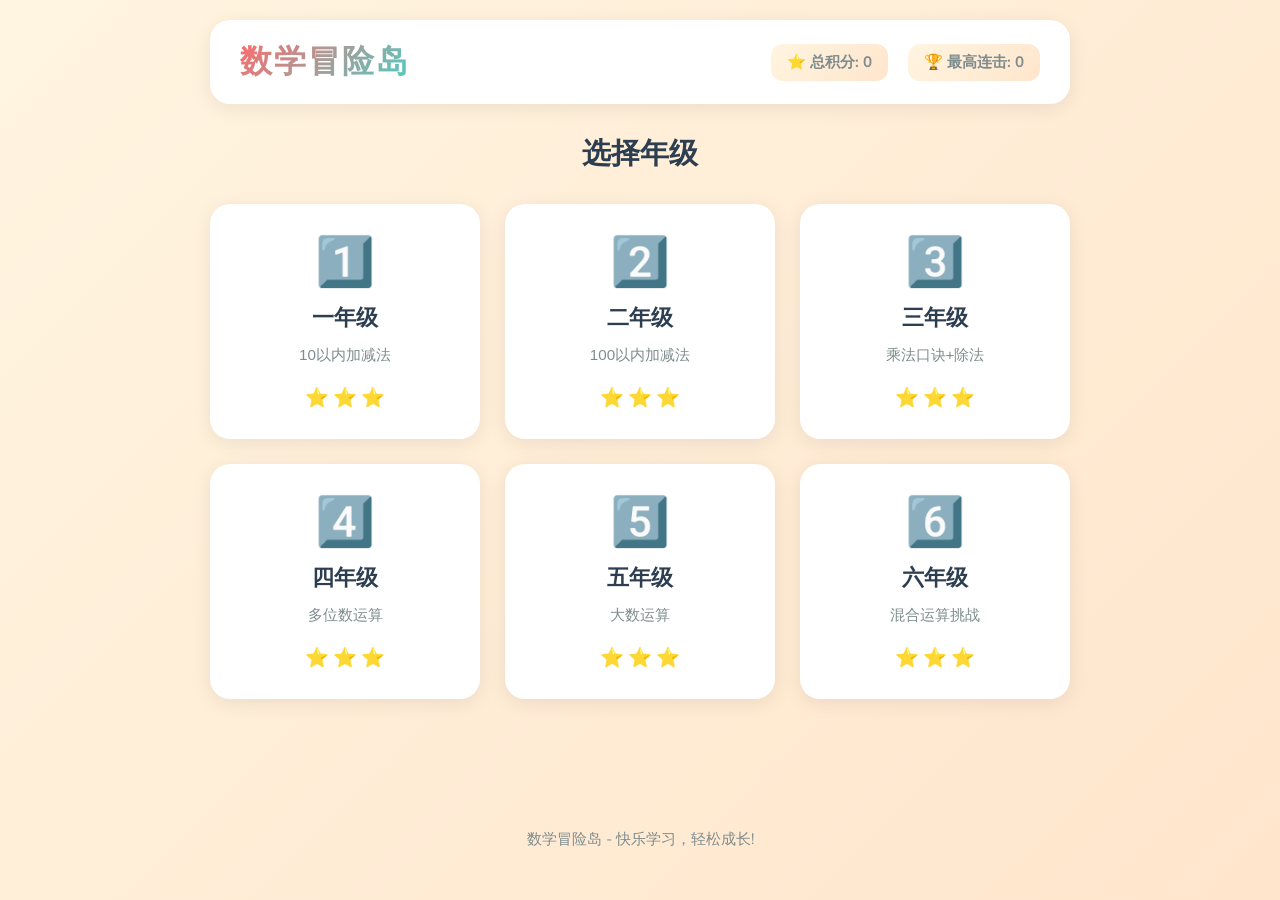
<file: math-game/index.html>
<!DOCTYPE html>
<html lang="zh-CN">
<head>
  <meta charset="UTF-8">
  <meta name="viewport" content="width=device-width, initial-scale=1.0">
  <title>数学冒险岛 - 1-6年级数学游戏</title>
  <link rel="stylesheet" href="css/style.css">
  <link href="https://fonts.googleapis.com/css2?family=Nunito:wght@400;600;700;800;900&display=swap" rel="stylesheet">
</head>
<body>
  <div class="app-container">
    <header class="app-header">
      <h1 class="app-title">数学冒险岛</h1>
      <div class="header-stats">
        <span class="stat-item">⭐ 总积分: <span id="total-score">0</span></span>
        <span class="stat-item">🏆 最高连击: <span id="max-streak">0</span></span>
      </div>
    </header>

    <main class="main-content">
      <!-- 年级选择界面 -->
      <section id="grade-selection" class="screen active">
        <h2 class="screen-title">选择年级</h2>
        <div class="grade-grid">
          <button class="grade-card" data-grade="1">
            <span class="grade-icon">1️⃣</span>
            <span class="grade-name">一年级</span>
            <span class="grade-desc">10以内加减法</span>
            <div class="grade-stars" data-grade="1"></div>
          </button>
          <button class="grade-card" data-grade="2">
            <span class="grade-icon">2️⃣</span>
            <span class="grade-name">二年级</span>
            <span class="grade-desc">100以内加减法</span>
            <div class="grade-stars" data-grade="2"></div>
          </button>
          <button class="grade-card" data-grade="3">
            <span class="grade-icon">3️⃣</span>
            <span class="grade-name">三年级</span>
            <span class="grade-desc">乘法口诀+除法</span>
            <div class="grade-stars" data-grade="3"></div>
          </button>
          <button class="grade-card" data-grade="4">
            <span class="grade-icon">4️⃣</span>
            <span class="grade-name">四年级</span>
            <span class="grade-desc">多位数运算</span>
            <div class="grade-stars" data-grade="4"></div>
          </button>
          <button class="grade-card" data-grade="5">
            <span class="grade-icon">5️⃣</span>
            <span class="grade-name">五年级</span>
            <span class="grade-desc">大数运算</span>
            <div class="grade-stars" data-grade="5"></div>
          </button>
          <button class="grade-card" data-grade="6">
            <span class="grade-icon">6️⃣</span>
            <span class="grade-name">六年级</span>
            <span class="grade-desc">混合运算挑战</span>
            <div class="grade-stars" data-grade="6"></div>
          </button>
        </div>
      </section>

      <!-- 模式选择界面 -->
      <section id="mode-selection" class="screen">
        <button class="back-btn" id="back-to-grades">← 返回年级选择</button>
        <h2 class="screen-title">选择模式 - <span id="selected-grade-name"></span></h2>
        <div class="mode-grid">
          <button class="mode-card" data-mode="practice">
            <span class="mode-icon">📝</span>
            <span class="mode-name">练习模式</span>
            <span class="mode-desc">无限练习，即时反馈</span>
          </button>
          <button class="mode-card" data-mode="challenge">
            <span class="mode-icon">⚡</span>
            <span class="mode-name">挑战模式</span>
            <span class="mode-desc">10题计时，争分夺秒</span>
          </button>
          <button class="mode-card" data-mode="marathon">
            <span class="mode-icon">🏃</span>
            <span class="mode-name">马拉松模式</span>
            <span class="mode-desc">20题挑战，坚持到底</span>
          </button>
        </div>
      </section>

      <!-- 游戏界面 -->
      <section id="game-screen" class="screen">
        <div class="game-header">
          <button class="back-btn" id="back-from-game">← 退出游戏</button>
          <div class="game-info">
            <span class="mode-badge" id="game-mode-badge">练习模式</span>
            <div class="timer-container" id="timer-container" style="display: none;">
              <span class="timer-label">⏱️</span>
              <span class="timer" id="timer">00:00</span>
            </div>
            <div class="progress-container" id="progress-container">
              <span class="progress-text">进度: <span id="current-question">1</span>/<span id="total-questions">10</span></span>
            </div>
          </div>
        </div>

        <div class="game-content">
          <div class="score-display">
            <span class="score-label">得分</span>
            <span class="score-value" id="current-score">0</span>
          </div>

          <div class="streak-display" id="streak-display" style="display: none;">
            🔥 <span id="streak-count">0</span> 连击!
          </div>

          <div class="question-container">
            <div class="question-text" id="question-text">3 + 5 = ?</div>
          </div>

          <div class="answer-section">
            <input type="number" id="answer-input" placeholder="输入答案..." autocomplete="off">
            <button class="submit-btn" id="submit-btn">提交</button>
          </div>

          <div class="feedback" id="feedback"></div>

          <div class="keypad" id="keypad">
            <button class="key" data-num="1">1</button>
            <button class="key" data-num="2">2</button>
            <button class="key" data-num="3">3</button>
            <button class="key" data-num="4">4</button>
            <button class="key" data-num="5">5</button>
            <button class="key" data-num="6">6</button>
            <button class="key" data-num="7">7</button>
            <button class="key" data-num="8">8</button>
            <button class="key" data-num="9">9</button>
            <button class="key key-clear" data-action="clear">清除</button>
            <button class="key" data-num="0">0</button>
            <button class="key key-submit" id="keypad-submit">确认</button>
          </div>
        </div>
      </section>

      <!-- 结果界面 -->
      <section id="result-screen" class="screen">
        <h2 class="screen-title">🎉 挑战完成!</h2>
        
        <div class="result-card">
          <div class="result-stars" id="result-stars"></div>
          <div class="result-score">
            <span class="result-label">最终得分</span>
            <span class="result-value" id="result-score">0</span>
          </div>
          
          <div class="result-stats">
            <div class="stat-row">
              <span class="stat-label">正确率</span>
              <span class="stat-value" id="result-accuracy">0%</span>
            </div>
            <div class="stat-row">
              <span class="stat-label">正确题数</span>
              <span class="stat-value" id="result-correct">0/0</span>
            </div>
            <div class="stat-row">
              <span class="stat-label">最高连击</span>
              <span class="stat-value" id="result-max-streak">0</span>
            </div>
            <div class="stat-row" id="result-time-row" style="display: none;">
              <span class="stat-label">用时</span>
              <span class="stat-value" id="result-time">00:00</span>
            </div>
          </div>
        </div>

        <div class="result-actions">
          <button class="action-btn primary" id="retry-btn">再来一次</button>
          <button class="action-btn secondary" id="change-grade-btn">换年级</button>
        </div>
      </section>
    </main>

    <footer class="app-footer">
      <p>数学冒险岛 - 快乐学习，轻松成长!</p>
    </footer>
  </div>

  <script src="js/game.js"></script>
</body>
</html>
</file>
<file: math-game/css/style.css>
:root {
  --primary-color: #FF6B6B;
  --secondary-color: #4ECDC4;
  --accent-color: #FFE66D;
  --success-color: #51CF66;
  --error-color: #FF4757;
  --warning-color: #FFA502;
  --bg-gradient-start: #FFF5E1;
  --bg-gradient-end: #FFE5CC;
  --text-dark: #2C3E50;
  --text-light: #7F8C8D;
  --white: #FFFFFF;
  --card-bg: #FFFFFF;
  --shadow: 0 4px 20px rgba(0, 0, 0, 0.08);
  --shadow-hover: 0 8px 30px rgba(0, 0, 0, 0.12);
  --radius: 20px;
  --radius-sm: 12px;
  --transition: all 0.3s cubic-bezier(0.4, 0, 0.2, 1);
}

* {
  margin: 0;
  padding: 0;
  box-sizing: border-box;
}

body {
  font-family: 'Nunito', 'Microsoft YaHei', sans-serif;
  background: linear-gradient(135deg, var(--bg-gradient-start) 0%, var(--bg-gradient-end) 100%);
  min-height: 100vh;
  color: var(--text-dark);
  overflow-x: hidden;
}

.app-container {
  max-width: 900px;
  margin: 0 auto;
  padding: 20px;
  min-height: 100vh;
  display: flex;
  flex-direction: column;
}

.app-header {
  background: var(--white);
  padding: 20px 30px;
  border-radius: var(--radius);
  box-shadow: var(--shadow);
  display: flex;
  justify-content: space-between;
  align-items: center;
  margin-bottom: 30px;
  animation: slideDown 0.5s ease-out;
}

@keyframes slideDown {
  from { transform: translateY(-100%); opacity: 0; }
  to { transform: translateY(0); opacity: 1; }
}

.app-title {
  font-size: 2rem;
  font-weight: 900;
  background: linear-gradient(135deg, var(--primary-color), var(--secondary-color));
  -webkit-background-clip: text;
  -webkit-text-fill-color: transparent;
  background-clip: text;
  letter-spacing: 2px;
}

.header-stats {
  display: flex;
  gap: 20px;
}

.stat-item {
  font-size: 0.95rem;
  font-weight: 700;
  color: var(--text-light);
  padding: 8px 16px;
  background: linear-gradient(135deg, #FFF5E1, #FFE5CC);
  border-radius: var(--radius-sm);
}

.main-content {
  flex: 1;
  position: relative;
}

.screen {
  display: none;
  animation: fadeIn 0.4s ease-out;
}

.screen.active {
  display: block;
}

@keyframes fadeIn {
  from { opacity: 0; transform: translateY(20px); }
  to { opacity: 1; transform: translateY(0); }
}

.screen-title {
  font-size: 1.8rem;
  font-weight: 800;
  text-align: center;
  margin-bottom: 30px;
  color: var(--text-dark);
}

.grade-grid, .mode-grid {
  display: grid;
  grid-template-columns: repeat(auto-fit, minmax(250px, 1fr));
  gap: 25px;
  margin-bottom: 30px;
}

.grade-card, .mode-card {
  background: var(--white);
  border: none;
  padding: 30px;
  border-radius: var(--radius);
  box-shadow: var(--shadow);
  cursor: pointer;
  transition: var(--transition);
  display: flex;
  flex-direction: column;
  align-items: center;
  gap: 12px;
  position: relative;
  overflow: hidden;
}

.grade-card::before, .mode-card::before {
  content: '';
  position: absolute;
  top: 0;
  left: 0;
  right: 0;
  height: 6px;
  background: linear-gradient(90deg, var(--primary-color), var(--secondary-color));
  transform: scaleX(0);
  transition: transform 0.3s ease;
}

.grade-card:hover::before, .mode-card:hover::before {
  transform: scaleX(1);
}

.grade-card:hover, .mode-card:hover {
  transform: translateY(-8px);
  box-shadow: var(--shadow-hover);
}

.grade-icon, .mode-icon {
  font-size: 3rem;
}

.grade-name, .mode-name {
  font-size: 1.4rem;
  font-weight: 800;
  color: var(--text-dark);
}

.grade-desc, .mode-desc {
  font-size: 0.95rem;
  color: var(--text-light);
  text-align: center;
}

.grade-stars {
  display: flex;
  gap: 4px;
  margin-top: 8px;
}

.grade-stars .star {
  font-size: 1.2rem;
  color: #DDD;
}

.grade-stars .star.active {
  color: #FFD700;
  animation: starPop 0.3s ease-out;
}

@keyframes starPop {
  0% { transform: scale(0); }
  50% { transform: scale(1.3); }
  100% { transform: scale(1); }
}

.back-btn {
  background: none;
  border: none;
  font-size: 1rem;
  font-weight: 700;
  color: var(--text-light);
  cursor: pointer;
  padding: 10px 20px;
  border-radius: var(--radius-sm);
  transition: var(--transition);
  margin-bottom: 20px;
}

.back-btn:hover {
  background: rgba(78, 205, 196, 0.1);
  color: var(--secondary-color);
}

/* 游戏界面 */
.game-header {
  background: var(--white);
  padding: 15px 25px;
  border-radius: var(--radius);
  box-shadow: var(--shadow);
  margin-bottom: 20px;
  display: flex;
  justify-content: space-between;
  align-items: center;
  flex-wrap: wrap;
  gap: 15px;
}

.game-info {
  display: flex;
  align-items: center;
  gap: 20px;
  flex-wrap: wrap;
}

.mode-badge {
  padding: 8px 16px;
  background: linear-gradient(135deg, var(--secondary-color), #45B7AA);
  color: var(--white);
  border-radius: var(--radius-sm);
  font-weight: 700;
  font-size: 0.9rem;
}

.timer-container {
  display: flex;
  align-items: center;
  gap: 8px;
  font-size: 1.2rem;
  font-weight: 800;
  color: var(--primary-color);
}

.progress-container {
  font-weight: 700;
  color: var(--text-light);
}

.game-content {
  background: var(--white);
  padding: 40px;
  border-radius: var(--radius);
  box-shadow: var(--shadow);
  text-align: center;
}

.score-display {
  margin-bottom: 20px;
}

.score-label {
  font-size: 0.9rem;
  color: var(--text-light);
  display: block;
  margin-bottom: 5px;
}

.score-value {
  font-size: 3rem;
  font-weight: 900;
  background: linear-gradient(135deg, var(--primary-color), var(--warning-color));
  -webkit-background-clip: text;
  -webkit-text-fill-color: transparent;
  background-clip: text;
}

.streak-display {
  padding: 12px 24px;
  background: linear-gradient(135deg, #FF6B6B, #FF8E8E);
  color: var(--white);
  border-radius: var(--radius-sm);
  font-weight: 800;
  font-size: 1.1rem;
  margin-bottom: 30px;
  display: inline-block;
  animation: pulse 1s infinite;
}

@keyframes pulse {
  0%, 100% { transform: scale(1); }
  50% { transform: scale(1.05); }
}

.question-container {
  margin: 40px 0;
  padding: 40px;
  background: linear-gradient(135deg, #FFF5E1, #FFE5CC);
  border-radius: var(--radius);
  animation: bounceIn 0.5s ease-out;
}

@keyframes bounceIn {
  0% { transform: scale(0.5); opacity: 0; }
  60% { transform: scale(1.1); }
  100% { transform: scale(1); opacity: 1; }
}

.question-text {
  font-size: 4rem;
  font-weight: 900;
  color: var(--text-dark);
  letter-spacing: 4px;
}

.answer-section {
  display: flex;
  gap: 15px;
  justify-content: center;
  align-items: center;
  margin: 30px 0;
  flex-wrap: wrap;
}

#answer-input {
  font-size: 2rem;
  font-weight: 800;
  padding: 15px 25px;
  border: 3px solid #E0E0E0;
  border-radius: var(--radius-sm);
  text-align: center;
  width: 200px;
  transition: var(--transition);
  font-family: 'Nunito', sans-serif;
}

#answer-input:focus {
  outline: none;
  border-color: var(--secondary-color);
  box-shadow: 0 0 0 4px rgba(78, 205, 196, 0.2);
}

.submit-btn {
  padding: 18px 50px;
  font-size: 1.3rem;
  font-weight: 800;
  background: linear-gradient(135deg, var(--secondary-color), #45B7AA);
  color: var(--white);
  border: none;
  border-radius: var(--radius-sm);
  cursor: pointer;
  transition: var(--transition);
  box-shadow: 0 4px 15px rgba(78, 205, 196, 0.4);
}

.submit-btn:hover {
  transform: translateY(-3px);
  box-shadow: 0 6px 20px rgba(78, 205, 196, 0.5);
}

.submit-btn:active {
  transform: translateY(0);
}

.feedback {
  min-height: 50px;
  margin: 20px 0;
  font-size: 1.5rem;
  font-weight: 800;
  opacity: 0;
  transition: var(--transition);
}

.feedback.show {
  opacity: 1;
  animation: feedbackPop 0.5s ease-out;
}

@keyframes feedbackPop {
  0% { transform: scale(0.5); opacity: 0; }
  50% { transform: scale(1.2); }
  100% { transform: scale(1); opacity: 1; }
}

.feedback.correct {
  color: var(--success-color);
}

.feedback.incorrect {
  color: var(--error-color);
}

/* 数字键盘 */
.keypad {
  display: grid;
  grid-template-columns: repeat(3, 1fr);
  gap: 12px;
  max-width: 350px;
  margin: 30px auto 0;
}

.key {
  padding: 20px;
  font-size: 1.5rem;
  font-weight: 700;
  border: none;
  border-radius: var(--radius-sm);
  background: #F8F9FA;
  cursor: pointer;
  transition: var(--transition);
  font-family: 'Nunito', sans-serif;
}

.key:hover {
  background: #E9ECEF;
  transform: translateY(-2px);
}

.key:active {
  transform: translateY(0);
}

.key-clear {
  background: linear-gradient(135deg, #FFA502, #FFB732);
  color: var(--white);
}

.key-submit {
  background: linear-gradient(135deg, var(--success-color), #40C057);
  color: var(--white);
  grid-column: span 2;
}

/* 结果界面 */
.result-card {
  background: var(--white);
  padding: 40px;
  border-radius: var(--radius);
  box-shadow: var(--shadow);
  text-align: center;
  max-width: 500px;
  margin: 0 auto 30px;
}

.result-stars {
  font-size: 4rem;
  margin-bottom: 20px;
  display: flex;
  justify-content: center;
  gap: 10px;
}

.result-stars .star {
  animation: starBounce 0.6s ease-out;
}

.result-stars .star:nth-child(2) {
  animation-delay: 0.2s;
}

.result-stars .star:nth-child(3) {
  animation-delay: 0.4s;
}

@keyframes starBounce {
  0% { transform: scale(0) rotate(-180deg); opacity: 0; }
  60% { transform: scale(1.3) rotate(10deg); }
  100% { transform: scale(1) rotate(0deg); opacity: 1; }
}

.result-score {
  margin-bottom: 30px;
}

.result-label {
  font-size: 1rem;
  color: var(--text-light);
  display: block;
  margin-bottom: 10px;
}

.result-value {
  font-size: 5rem;
  font-weight: 900;
  background: linear-gradient(135deg, var(--primary-color), var(--secondary-color));
  -webkit-background-clip: text;
  -webkit-text-fill-color: transparent;
  background-clip: text;
}

.result-stats {
  background: linear-gradient(135deg, #FFF5E1, #FFE5CC);
  padding: 25px;
  border-radius: var(--radius-sm);
  display: flex;
  flex-direction: column;
  gap: 15px;
}

.stat-row {
  display: flex;
  justify-content: space-between;
  padding: 10px 0;
  border-bottom: 2px solid rgba(0, 0, 0, 0.05);
}

.stat-row:last-child {
  border-bottom: none;
}

.stat-label {
  font-weight: 700;
  color: var(--text-light);
}

.stat-value {
  font-weight: 800;
  color: var(--text-dark);
}

.result-actions {
  display: flex;
  gap: 20px;
  justify-content: center;
}

.action-btn {
  padding: 18px 40px;
  font-size: 1.2rem;
  font-weight: 800;
  border: none;
  border-radius: var(--radius-sm);
  cursor: pointer;
  transition: var(--transition);
}

.action-btn.primary {
  background: linear-gradient(135deg, var(--primary-color), var(--secondary-color));
  color: var(--white);
  box-shadow: 0 4px 15px rgba(255, 107, 107, 0.4);
}

.action-btn.primary:hover {
  transform: translateY(-3px);
  box-shadow: 0 6px 20px rgba(255, 107, 107, 0.5);
}

.action-btn.secondary {
  background: var(--white);
  color: var(--text-dark);
  box-shadow: var(--shadow);
}

.action-btn.secondary:hover {
  transform: translateY(-3px);
  box-shadow: var(--shadow-hover);
}

.app-footer {
  text-align: center;
  padding: 30px;
  margin-top: 30px;
  color: var(--text-light);
  font-size: 0.95rem;
}

/* 响应式设计 */
@media (max-width: 768px) {
  .app-header {
    flex-direction: column;
    gap: 15px;
  }
  
  .app-title {
    font-size: 1.6rem;
  }
  
  .screen-title {
    font-size: 1.4rem;
  }
  
  .grade-grid, .mode-grid {
    grid-template-columns: 1fr;
  }
  
  .question-text {
    font-size: 2.8rem;
  }
  
  .game-content {
    padding: 25px 20px;
  }
  
  .question-container {
    padding: 25px 20px;
  }
  
  .score-value {
    font-size: 2.5rem;
  }
  
  .result-value {
    font-size: 4rem;
  }
  
  .result-actions {
    flex-direction: column;
  }
}

@media (max-width: 480px) {
  .app-container {
    padding: 15px;
  }
  
  .question-text {
    font-size: 2.2rem;
  }
  
  .keypad {
    max-width: 100%;
  }
  
  .key {
    padding: 15px;
  }
}
</file>
